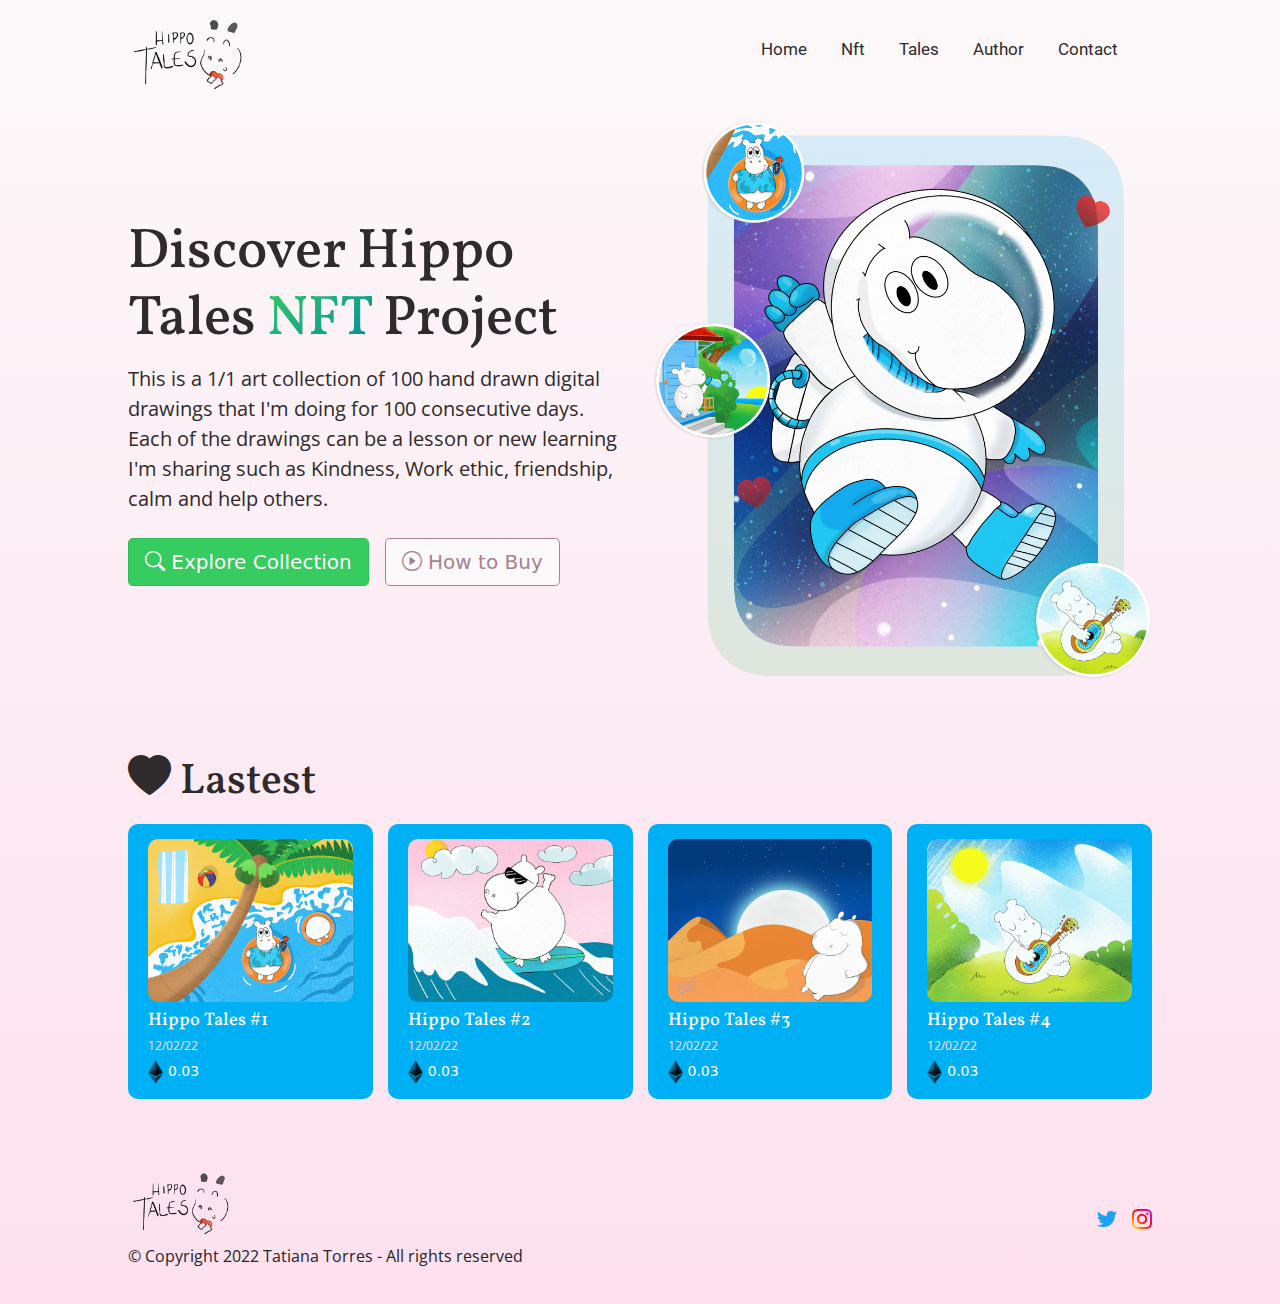
<file: index.html>
<!DOCTYPE html>
<html lang="en">
<head>


    <meta charset="UTF-8">
    <meta http-equiv="X-UA-Compatible" content="IE=edge">
    <meta name="viewport" content="width=device-width, initial-scale=1.0">
    <title>Discover Hippo Tales NFT Project - Tatiana Torres</title>
    
    <!-- Animate CSS -->
    <link rel="stylesheet" href="https://cdnjs.cloudflare.com/ajax/libs/animate.css/4.1.1/animate.min.css"/>
     
    <!-- Bootstrap CSS -->
    <link href="css/bootstrap.min.css" rel="stylesheet">
    <link rel="stylesheet" href="css/bootstrap-icons-1.8.1/bootstrap-icons.css">

    <!-- CSS Propio -->
    <link rel="stylesheet" href="styles/style.css">
    


</head>


<body>
    

<!-- Contenedor principal GRID -->
<div class="container-hippo">



  <!-- Aca Inicia Header FLEXBOX -->
  <header>
    

    <div class="logo">
      <a href="index.html"><img src="img/ht-logo.png"/></a>
    </div>



    <!--Este es el MENU-->
    <div class="menu">

      <ul>
        <li><a href="index.html">Home</a></li>
        <li><a href="pages/nft.html">Nft</a>
        <li><a href="pages/tales.html">Tales</a></li>
        <li><a href="pages/author.html">Author</a></li>
        <li><a href="pages/contact.html">Contact</a></li>
      </ul>

    </div>
    <!-- Finaliza el Menu -->




  </header>
  <!-- Aca Finaliza Header FLEXBOX -->





  <!-- Aca Inicia el HERO HOME FLEXBOX -->
  <section class="hero__home">

    <div class="hero__image animate__animated animate__fadeInRight">
      <img src="img/hippotales-heroimage.png">
    </div>

    <div class="hero__content">

      <h1 class="animate__animated animate__fadeInDown">Discover Hippo Tales <span class="hero__content--nft">NFT</span> Project</h1>
      <p class="animate__animated animate__fadeInUp">This is a 1/1 art collection of 100 hand drawn digital drawings that I'm doing for 100 consecutive days. Each of the drawings can be a lesson or new learning I'm sharing such as Kindness, Work ethic, friendship, calm and help others.</p>


      <!-- Botones de Bootstrap -->
      <div class="d-grid mt-4 gap-2 d-sm-flex justify-content-sm-center d-lg-flex justify-content-lg-start  animate__animated animate__fadeInUp">
        <a class="btn btn-ht1 btn-lg me-md-2" href="https://opensea.io/collection/hippotales" target="_blank" role="button"><i class="bi bi-search"></i> Explore Collection</a>
        <button class="btn btn-ht2 btn-lg" type="button"><i class="bi bi-play-circle"></i> How to Buy</button>
      </div>


    </div>


  </section>




  

  <!-- Aca Inicia el MAIN donde estan las CARDS de HT Flexbox -->
  <main>

    <h2><i class="bi bi-heart-fill"></i> Lastest</h2>
  
    <div class="card-container">
      
      <div class="item-card">
        <img src="img/cards/hippotales-1.png"/>
        <h3>Hippo Tales #1</h3>
        <p>12/02/22</p>
        <div class="eth-price">
          <img src="img/eth-logo.png"/>
          <span class="price-card">0.03</span>
        </div>      
      </div>


      <div class="item-card">
        <img src="img/cards/hippotales-2.png"/>
        <h3>Hippo Tales #2</h3>
        <p>12/02/22</p>   
        <div class="eth-price">
          <img src="img/eth-logo.png"/>
          <span class="price-card">0.03</span>
        </div>      
      </div>



      <div class="item-card">
        <img src="img/cards/hippotales-3.png"/>
        <h3>Hippo Tales #3</h3>
        <p>12/02/22</p>  
        <div class="eth-price">
          <img src="img/eth-logo.png"/>
          <span class="price-card">0.03</span>
        </div>       
      </div>


      <div class="item-card">
        <img src="img/cards/hippotales-4.gif"/>
        <h3>Hippo Tales #4</h3>
        <p>12/02/22</p>   
        <div class="eth-price">
          <img src="img/eth-logo.png"/>
          <span class="price-card">0.03</span>
        </div>      
      </div>



    </div>


  </main>
  <!-- Aca Finalizan las cards -->




  <!-- Aca inicia el Footer -->
  <footer>

    <div class="footer__content">
      <img src="img/ht-logo.png"/>
      <p>© Copyright 2022 Tatiana Torres - All rights reserved</p>
    </div>




    <div class="social-media">

      <ul>
        <li><img src="img/social/twitter.png"/></li>
        <li><img src="img/social/instagram.png"/></li>
      </ul>
    
    </div>
    




  </footer>



</div>  





  <!-- Bootstrap JS -->
  <script src="js/bootstrap.min.js"></script>



</body>
</html>
</file>
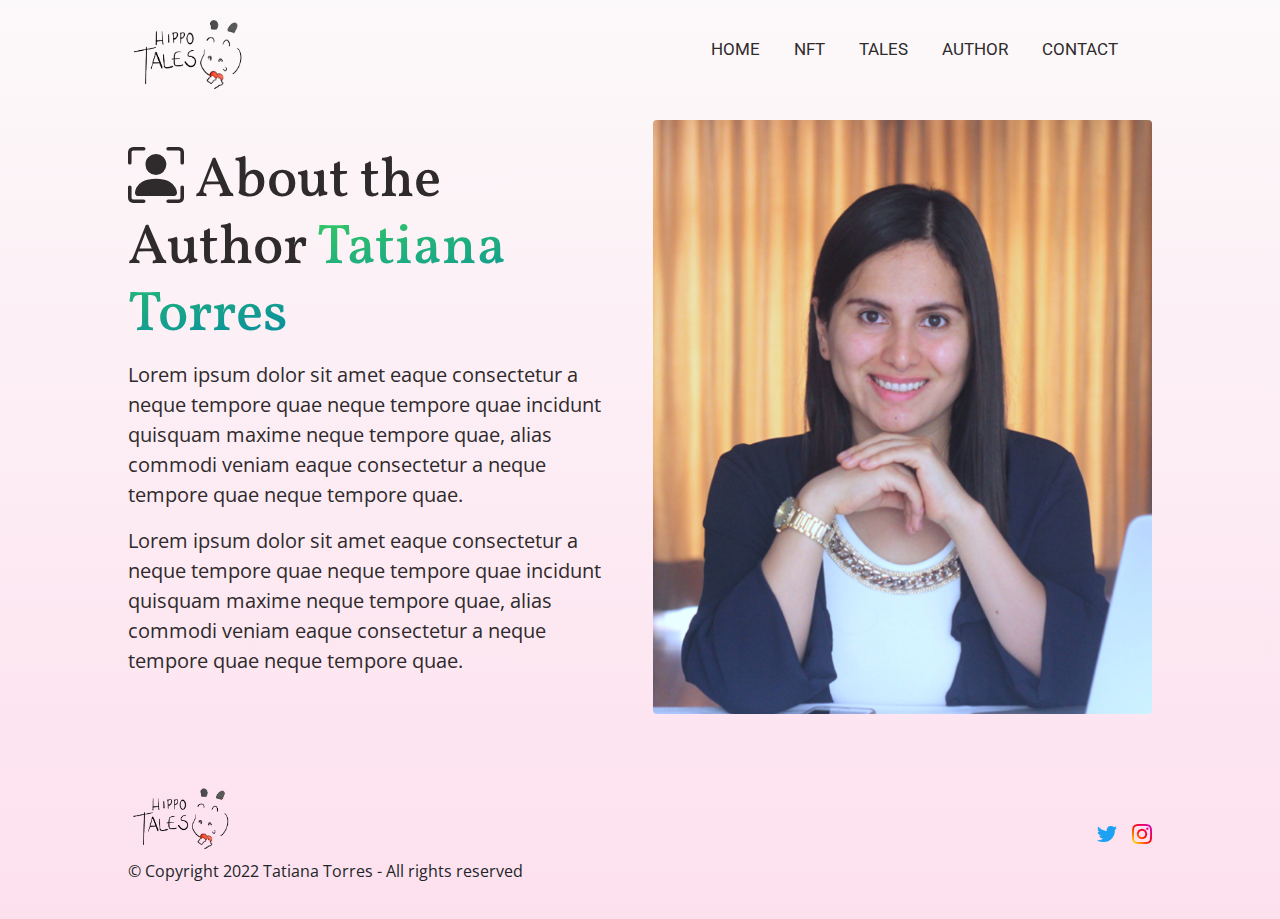
<file: pages/author.html>
<!DOCTYPE html>
<html lang="en">
<head>
    <meta charset="UTF-8">
    <meta http-equiv="X-UA-Compatible" content="IE=edge">
    <meta name="viewport" content="width=device-width, initial-scale=1.0">
    <title>About the Author</title>
    <link rel="stylesheet" href="../styles/style.css">

    <!-- Animate CSS -->
    <link rel="stylesheet" href="https://cdnjs.cloudflare.com/ajax/libs/animate.css/4.1.1/animate.min.css"/>
     
    <!-- Bootstrap CSS -->
    <link href="../css/bootstrap.min.css" rel="stylesheet">
    <link rel="stylesheet" href="../css/bootstrap-icons-1.8.1/bootstrap-icons.css">
    

</head>


<body>
    

<!-- Contenedor principal GRID -->
<div class="container-hippo">





  <!-- Aca Inicia Header FLEXBOX -->
  <header>

    <div class="logo">
      <a href="../index.html"><img src="../img/ht-logo.png"/></a>
    </div>

    <!--Este es el MENU-->
    <div class="menu">

      <ul>
        <li><a href="../index.html">HOME</a></li>
        <li><a href="../pages/nft.html">NFT</a>
        <li><a href="../pages/tales.html">TALES</a></li>
        <li><a href="../pages/author.html">AUTHOR</a></li>
        <li><a href="../pages/contact.html">CONTACT</a></li>
      </ul>
    </div>


  </header>






  <!-- Aca Inicia el HERO AUTHOR FLEXBOX -->
  <section class="hero__home--author">

    <div class="hero__image--author">
       
        <img src="../img/author-tatiana.png" class="img-fluid rounded" alt="...">
       



    </div>

    <div class="hero__content--author">

      <h1><i class="bi bi-person-bounding-box"></i> About the Author <span class="hero__content--nft">Tatiana Torres</span></h1>
      
      
      <p>Lorem ipsum dolor sit amet eaque consectetur a neque tempore quae neque tempore quae incidunt quisquam maxime neque tempore quae, alias commodi veniam eaque consectetur a neque tempore quae neque tempore quae.
      </p>

      <p>Lorem ipsum dolor sit amet eaque consectetur a neque tempore quae neque tempore quae incidunt quisquam maxime neque tempore quae, alias commodi veniam eaque consectetur a neque tempore quae neque tempore quae.
      </p>



    </div>


  </section>



 




  <!-- Aca inicia el Footer -->
  <footer>

    <div class="footer__content">
      <img src="../img/ht-logo.png"/>
      <p>© Copyright 2022 Tatiana Torres - All rights reserved</p>
    </div>




    <div class="social-media">

      <ul>
        <li><img src="../img/social/twitter.png"/></li>
        <li><img src="../img/social/instagram.png"/></li>
      </ul>
    
    </div>
    




  </footer>




</div>  







  <!-- Bootstrap JS -->
  <script src="../js/bootstrap.min.js"></script>








</body>
</html>
</file>
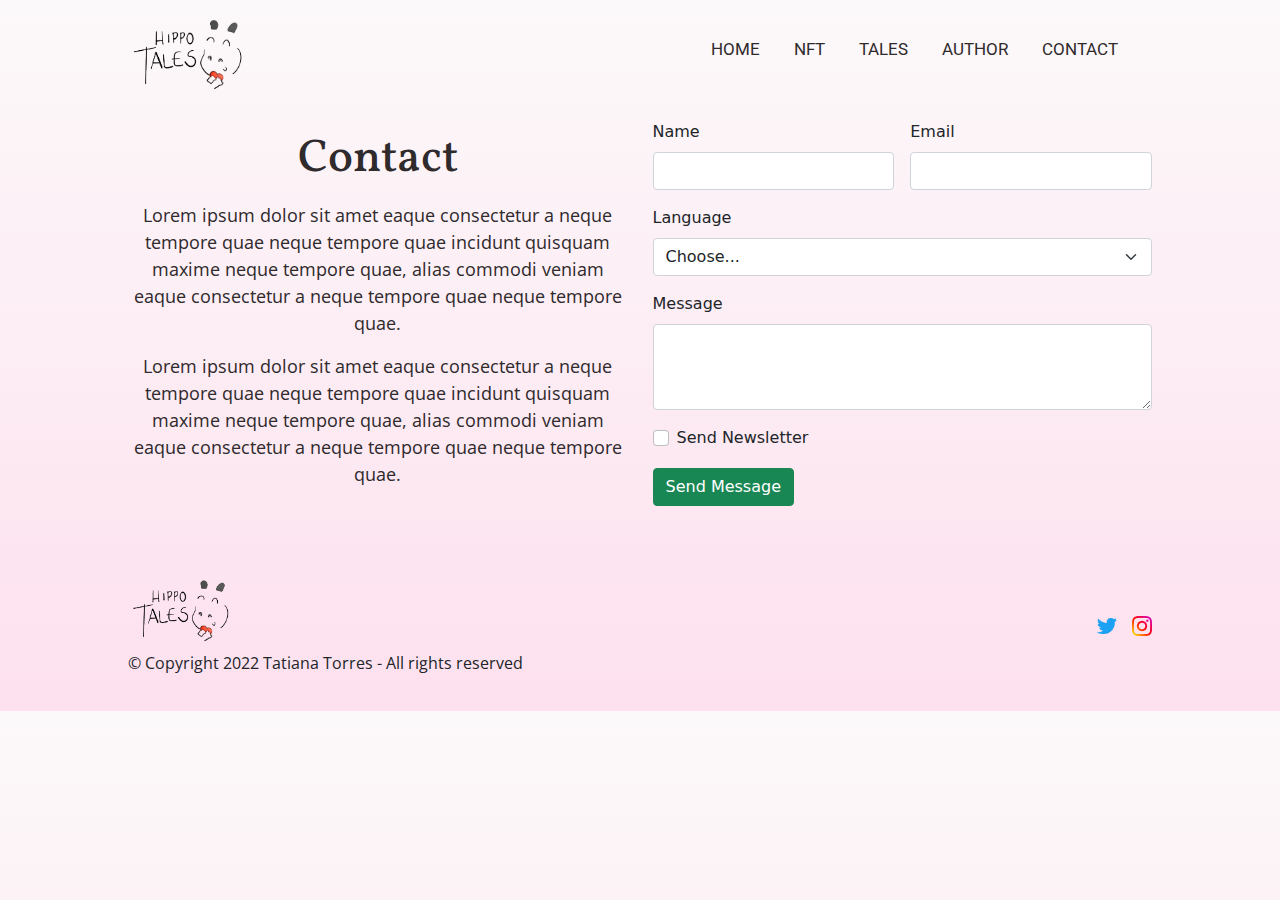
<file: pages/contact.html>
<!DOCTYPE html>
<html lang="en">
<head>
    <meta charset="UTF-8">
    <meta http-equiv="X-UA-Compatible" content="IE=edge">
    <meta name="viewport" content="width=device-width, initial-scale=1.0">
    <title>Contact</title>
    <link rel="stylesheet" href="../styles/style.css">


    <!-- Animate CSS -->
    <link rel="stylesheet" href="https://cdnjs.cloudflare.com/ajax/libs/animate.css/4.1.1/animate.min.css"/>
     
    <!-- Bootstrap CSS -->
    <link href="../css/bootstrap.min.css" rel="stylesheet">
    <link rel="stylesheet" href="../css/bootstrap-icons-1.8.1/bootstrap-icons.css">
    

    

</head>


<body>
    



<!-- Contenedor principal GRID -->

<div class="container-hippo">



  <!-- Aca Inicia Header FLEXBOX -->
  <header>

    <div class="logo">
      <a href="../index.html"><img src="../img/ht-logo.png"/></a>
    </div>

    <!--Este es el MENU-->
    <div class="menu">

      <ul>
        <li><a href="../index.html">HOME</a></li>
        <li><a href="../pages/nft.html">NFT</a>
        <li><a href="../pages/tales.html">TALES</a></li>
        <li><a href="../pages/author.html">AUTHOR</a></li>
        <li><a href="../pages/contact.html">CONTACT</a></li>
      </ul>
    </div>


  </header>





  <!-- Aca Inicia el HERO AUTHOR FLEXBOX -->
  <section class="hero__home--contact">


    <div class="hero__content-contact--info">

      <h1>Contact</h1>
      
      
      <p>Lorem ipsum dolor sit amet eaque consectetur a neque tempore quae neque tempore quae incidunt quisquam maxime neque tempore quae, alias commodi veniam eaque consectetur a neque tempore quae neque tempore quae.
      </p>

      <p>Lorem ipsum dolor sit amet eaque consectetur a neque tempore quae neque tempore quae incidunt quisquam maxime neque tempore quae, alias commodi veniam eaque consectetur a neque tempore quae neque tempore quae.
      </p>



    </div>


    <div class="hero__contact--form">



            <!-- Formulario Contacto Bootstrap -->
            <form class="row g-3">

          
              <div class="col-6">
                <label for="inputName" class="form-label">Name</label>
                <input type="text" class="form-control" id="inputName">
              </div>

              <div class="col-6">
                <label for="inputEmail4" class="form-label">Email</label>
                <input type="email" class="form-control" id="inputEmail4">
              </div>

              
              <div class="col-12">
                <label for="inputState" class="form-label">Language</label>
                <select id="inputState" class="form-select">
                  <option selected>Choose...</option>
                  <option>English</option>
                  <option>Spanish</option>
                  <option>Japanese</option>
                </select>
              </div>

              <div class="col-12">
                <label for="exampleFormControlTextarea1" class="form-label">Message</label>
                <textarea class="form-control" id="exampleFormControlTextarea1" rows="3"></textarea>
              </div>


              
              <div class="col-12">
                <div class="form-check">
                  <input class="form-check-input" type="checkbox" id="gridCheck">
                  <label class="form-check-label" for="gridCheck">
                    Send Newsletter
                  </label>
                </div>
              </div>
              <div class="col-12">
                <button type="submit" class="btn btn-success">Send Message</button>
              </div>
            </form>




     </div>


  </section>



 




  <!-- Aca inicia el Footer -->
  <footer>

    <div class="footer__content">
      <img src="../img/ht-logo.png"/>
      <p>© Copyright 2022 Tatiana Torres - All rights reserved</p>
    </div>




    <div class="social-media">

      <ul>
        <li><img src="../img/social/twitter.png"/></li>
        <li><img src="../img/social/instagram.png"/></li>
      </ul>
    
    </div>
    




  </footer>




</div>  





  <!-- Bootstrap JS -->
  <script src="../js/bootstrap.min.js"></script>






</body>
</html>
</file>
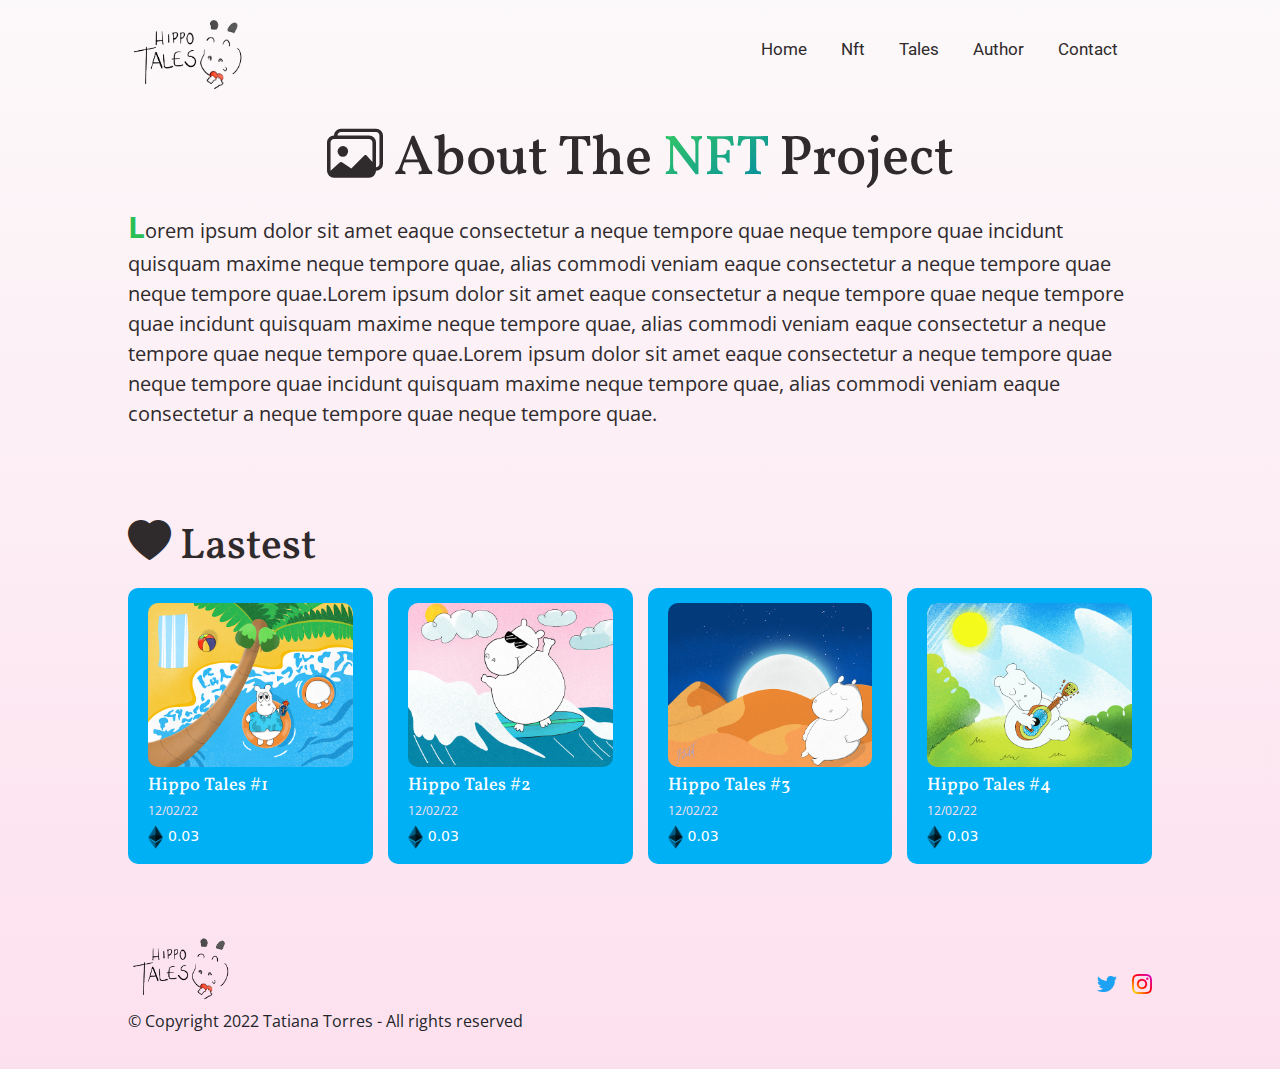
<file: pages/nft.html>
<!DOCTYPE html>
<html lang="en">
<head>
    <meta charset="UTF-8">
    <meta http-equiv="X-UA-Compatible" content="IE=edge">
    <meta name="viewport" content="width=device-width, initial-scale=1.0">
    <title>About NFT Project NEW</title>
    <link rel="stylesheet" href="../styles/style.css">
    
      <!-- Animate CSS -->
      <link rel="stylesheet" href="https://cdnjs.cloudflare.com/ajax/libs/animate.css/4.1.1/animate.min.css"/>
     
      <!-- Bootstrap CSS -->
      <link href="../css/bootstrap.min.css" rel="stylesheet">
      <link rel="stylesheet" href="../css/bootstrap-icons-1.8.1/bootstrap-icons.css">


</head>


<body>
    

<!-- Contenedor principal GRID -->
<div class="container-hippo">





  <!-- Aca Inicia Header FLEXBOX -->
  <header>

    <div class="logo">
      <a href="../index.html"><img src="../img/ht-logo.png"/></a>
    </div>

    <!--Este es el MENU-->
    <div class="menu">

      <ul>
        <li><a href="../index.html">Home</a></li>
        <li><a href="../pages/nft.html">Nft</a>
        <li><a href="../pages/tales.html">Tales</a></li>
        <li><a href="../pages/author.html">Author</a></li>
        <li><a href="../pages/contact.html">Contact</a></li>
      </ul>

    </div>
    <!-- Finaliza el Menu -->


  </header>






  <!-- Aca Inicia el HERO ABOUT NFT FLEXBOX -->
  <section class="hero__home--about--nft">

    <div class="hero__content--about--nft">

      <h1><i class="bi bi-images"></i> About The <span class="hero__content--nft">NFT</span> Project</h1>
      
      
      <p>Lorem ipsum dolor sit amet eaque consectetur a neque tempore quae neque tempore quae incidunt quisquam maxime neque tempore quae, alias commodi veniam eaque consectetur a neque tempore quae neque tempore quae.Lorem ipsum dolor sit amet eaque consectetur a neque tempore quae neque tempore quae incidunt quisquam maxime neque tempore quae, alias commodi veniam eaque consectetur a neque tempore quae neque tempore quae.Lorem ipsum dolor sit amet eaque consectetur a neque tempore quae neque tempore quae incidunt quisquam maxime neque tempore quae, alias commodi veniam eaque consectetur a neque tempore quae neque tempore quae.
      </p>




    </div>


  </section>




  

  <!-- Aca Inicia el MAIN ABOUT NFT donde estan las CARDS de HT Flexbox -->
  

  <main>

    <h2><i class="bi bi-heart-fill"></i> Lastest</h2>
  

    <div class="card-container">
      
      <div class="item-card">
        <img src="../img/cards/hippotales-1.png"/>
        <h3>Hippo Tales #1</h3>
        <p>12/02/22</p>
        <div class="eth-price">
          <img src="../img/eth-logo.png"/>
          <span class="price-card">0.03</span>
        </div>      
      </div>


      <div class="item-card">
        <img src="../img/cards/hippotales-2.png"/>
        <h3>Hippo Tales #2</h3>
        <p>12/02/22</p>   
        <div class="eth-price">
          <img src="../img/eth-logo.png"/>
          <span class="price-card">0.03</span>
        </div>      
      </div>



      <div class="item-card">
        <img src="../img/cards/hippotales-3.png"/>
        <h3>Hippo Tales #3</h3>
        <p>12/02/22</p>  
        <div class="eth-price">
          <img src="../img/eth-logo.png"/>
          <span class="price-card">0.03</span>
        </div>       
      </div>


      <div class="item-card">
        <img src="../img/cards/hippotales-4.gif"/>
        <h3>Hippo Tales #4</h3>
        <p>12/02/22</p>   
        <div class="eth-price">
          <img src="../img/eth-logo.png"/>
          <span class="price-card">0.03</span>
        </div>      
      </div>



    </div>


  </main>

 




  <!-- Aca inicia el Footer -->
  <footer>

    <div class="footer__content">
      <img src="../img/ht-logo.png"/>
      <p>© Copyright 2022 Tatiana Torres - All rights reserved</p>
    </div>




    <div class="social-media">

      <ul>
        <li><img src="../img/social/twitter.png"/></li>
        <li><img src="../img/social/instagram.png"/></li>
      </ul>
    
    </div>
    




  </footer>




</div>  










  <!-- Bootstrap JS -->
  <script src="../js/bootstrap.min.js"></script>




</body>
</html>
</file>
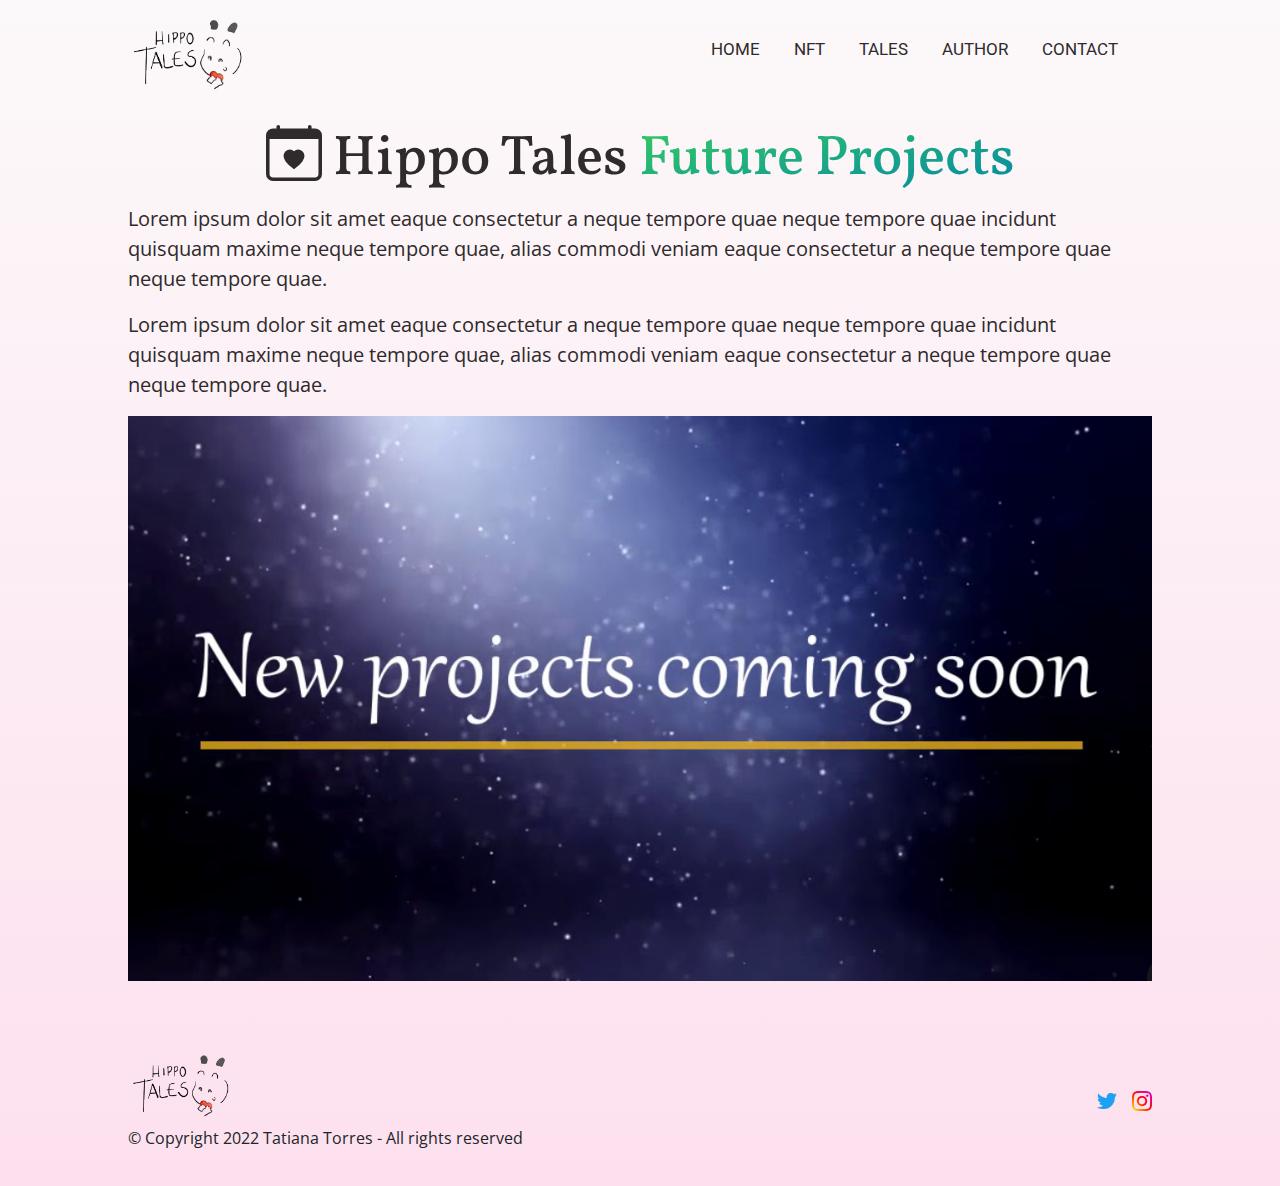
<file: pages/tales.html>
<!DOCTYPE html>
<html lang="en">
<head>
    <meta charset="UTF-8">
    <meta http-equiv="X-UA-Compatible" content="IE=edge">
    <meta name="viewport" content="width=device-width, initial-scale=1.0">
    <title>Hipo Tales Future Projects</title>
    <link rel="stylesheet" href="../styles/style.css">
    

      <!-- Animate CSS -->
      <link rel="stylesheet" href="https://cdnjs.cloudflare.com/ajax/libs/animate.css/4.1.1/animate.min.css"/>
     
      <!-- Bootstrap CSS -->
      <link href="../css/bootstrap.min.css" rel="stylesheet">
      <link rel="stylesheet" href="../css/bootstrap-icons-1.8.1/bootstrap-icons.css">


</head>


<body>
    

<!-- Contenedor principal GRID -->
<div class="container-hippo">





  <!-- Aca Inicia Header FLEXBOX -->
  <header>

    <div class="logo">
      <a href="../index.html"><img src="../img/ht-logo.png"/></a>
    </div>

    <!--Este es el MENU-->
    <div class="menu">

      <ul>
        <li><a href="../index.html">HOME</a></li>
        <li><a href="../pages/nft.html">NFT</a>
        <li><a href="../pages/tales.html">TALES</a></li>
        <li><a href="../pages/author.html">AUTHOR</a></li>
        <li><a href="../pages/contact.html">CONTACT</a></li>
      </ul>
    </div>


  </header>






  <!-- Aca Inicia el HERO TALES FLEXBOX -->
  <section class="hero__home--future--projects">

    <div class="hero__content--future--projects">

      <h1><i class="bi bi-calendar-heart"></i> Hippo Tales <span class="hero__content--nft">Future Projects</span></h1>
      
      
      <p>Lorem ipsum dolor sit amet eaque consectetur a neque tempore quae neque tempore quae incidunt quisquam maxime neque tempore quae, alias commodi veniam eaque consectetur a neque tempore quae neque tempore quae.
      </p>

      <p>Lorem ipsum dolor sit amet eaque consectetur a neque tempore quae neque tempore quae incidunt quisquam maxime neque tempore quae, alias commodi veniam eaque consectetur a neque tempore quae neque tempore quae.
      </p>

      <img src="../img/comingsoon.png"/>



    </div>


  </section>




  

 




  <!-- Aca inicia el Footer -->
  <footer>

    <div class="footer__content">
      <img src="../img/ht-logo.png"/>
      <p>© Copyright 2022 Tatiana Torres - All rights reserved</p>
    </div>




    <div class="social-media">

      <ul>
        <li><img src="../img/social/twitter.png"/></li>
        <li><img src="../img/social/instagram.png"/></li>
      </ul>
    
    </div>
    




  </footer>




</div>  










  <!-- Bootstrap JS -->
  <script src="../js/bootstrap.min.js"></script>



</body>
</html>
</file>
<file: styles/style.css>
/* Fuentes Externas */
@import url('https://fonts.googleapis.com/css2?family=Vollkorn:wght@800&display=swap');
@import url('https://fonts.googleapis.com/css2?family=Open+Sans:wght@300&display=swap');
@import url('https://fonts.googleapis.com/css2?family=Roboto:wght@500&display=swap');




/* Estilos Generales Mobile First*/

body{
background:linear-gradient(#FCF9FA, #FDE0EE);
margin: 0px;
padding: 0px;
}



.container-hippo{ 
  display:grid;
  grid-template-columns: 100%;
  grid-template-rows: auto auto auto auto;
  grid-template-areas: "header" "hero" "main" "footer";
}


/* Botones para clases de Bootstrap */
.btn-ht1{
  background-color: #36CC60;
  border: 1px solid #2abe54;
  color:#fff;
}

.btn-ht1:hover{
  background-color: #50ee7d;
 
 
}


.btn-ht2{
  background-color: #FCF9FA;
  border: 1px solid #a78094;
  color:#a78094;
}

.btn-ht2:hover{
  background-color: #FCE0EE;
  border: 1px solid #a7939b;
  
}


/* Header Mobile */

header{
  grid-area:header;
  display: flex;
  flex-direction: column;
  justify-content: space-around;
  animation: animacion--header 1s ease 0s 1 normal forwards;
}  

@keyframes animacion--header {
  0% {
    opacity: 0;
    transform: translateY(-50px);
  }

  100% {
    opacity: 1;
    transform: translateY(0);
  }
}





.logo{
  align-self: center;
  margin-top: 15px;
}


.logo img {
  height: 90px;
}



.menu{
  padding: 1em;
  font-family: "roboto", sans-serif;
  font-size: 17px;
  -webkit-font-smoothing: antialiased;
  -moz-osx-font-smoothing: grayscale;

}

.menu ul{
  list-style: none;
  padding: 0;
  margin: 0;
  display: flex;
  justify-content: center;
  flex-wrap: wrap;
}



.menu li a {

  color: #2F2A2C;
  display: block;
  text-decoration: none;
  padding: .5em 1em;
  font-family:"roboto", sans-serif;
  
}


.menu li a:hover{
  background: #07ad33;
  color: white;
  border-radius: 7px;
}








/* Hero Mobile */

.hero__home , .hero__home--author , .hero__home--about--nft , .hero__home--future--projects , .hero__home--contact {
  grid-area:hero;
  text-align: center;
  margin: 20px auto 0 auto;
  width: 90%;
 
}

.hero__image , .hero__image--author{
  display: block;
}


.hero__image img , .hero__image--author img , .hero__content--future--projects img{
  width: 100%;
  
}

.hero__content , .hero__content--author , .hero__content--about--nft , .hero__content--future--projects , .hero__content-contact--info{
  display: block;
}

.hero__contact--form{
  display: block;
  text-align: left;
  
}


.hero__content h1 , .hero__content--author h1 , .hero__content--about--nft h1 , .hero__content--future--projects h1 , .hero__content-contact--info h1{
  color:#2F2A2C;
  font-family: 'Vollkorn', serif;
  font-size: 46px;
  margin-bottom: 0px;
  margin-top: 10px;
 
}

.hero__content--nft{
  background: #36CC60;
  background: -webkit-linear-gradient(to bottom right, #36CC60 0%, #0085A9 100%);
  background: -moz-linear-gradient(to bottom right, #36CC60 0%, #0085A9 100%);
  background: linear-gradient(to bottom right, #36CC60 0%, #0085A9 100%);
  -webkit-background-clip: text;
  -webkit-text-fill-color: transparent;
}


.hero__content p , .hero__content--author p , .hero__content--about--nft p , .hero__content--future--projects p , .hero__content-contact--info p{
  color: #2F2A2C;
  font-size: 18px;
  font-family: 'Open Sans', sans-serif;
  margin-top: 15px;

}




/* Main Mobile Flexbox (cards)*/

main{
  grid-area: main;
  width: 80%;
  margin: 30px auto 0 auto;
  
}

main h2{
  color:#2F2A2C;
  font-family: 'Vollkorn', serif;
  font-size: 36px;
  margin-bottom: 0px;
  margin-top: 10px;
}

.card-container{
  display:flex;
  flex-direction: column;
}

.item-card{
  background-color: #00B0F5;
  padding:15px 20px 15px 20px;
  border-radius: 10px;
  margin-top: 15px;
  flex-grow: 1;
}

.item-card img{
  width: 100%;
  border-radius: 10px;
}


.item-card h3{
  font-family: 'Vollkorn', serif;
  font-size: 18px;
  text-align: left;
  margin-bottom: 5px;
  margin-top: 8px;
  overflow: visible;
  color: #fff;
}


.item-card p{
    font-family: 'Open Sans', sans-serif;
    font-size: 12px;
    text-align: left;
    margin-top: 5px;
    color: #FCE0EE;
    margin-bottom: 5px;
}

.eth-price{
  display: flex;
  justify-content: flex-start;
  flex-direction: row;
  align-items: center;
 
}

.eth-price img{
  width: 15px;
  height: fit-content;

 
}

.price-card{
  color: #ffffff;
  font-size: 14px;
  padding-left: 5px;
  

}



/* Footer Mobile */

footer{
  grid-area: footer;
  display: flex;
  flex-direction: column;
  align-items: center;
  align-content: center;
  width: 80%;
  margin: 20px auto 10px auto;
}

.footer__content{
 flex-grow: 1;
 text-align: center;
}

.footer__content img{
  height: 70px;
  
}

.footer__content p{
  font-family: 'Open Sans', sans-serif;
}


.social-media{

  flex-grow: 1;
  text-align: center;
  
}

.social-media ul{
  list-style: none;
  padding: 0px;


}

.social-media ul li{
  display: inline-block;

}

.social-media ul li img{
  width: 30px;

}



/* MEDIA QUERIES */

/* TABLETS & IPADS */
@media only screen and (min-width: 768px){


  /* Hero TABLETS */

  .hero__image img , .hero__image--author img{
    width: 60%;
    
  }

  .bt__hero {
    font-size:20px;
    
  }


  /* Main TABLET Flexbox (cards)*/
  
  main{
    grid-area: main;
    width: 90%;
    margin: 30px auto 0 auto;
    
  }

 

  main h2{
    color:#2F2A2C;
    font-family: 'Vollkorn', serif;
    font-size: 36px;
    margin-bottom: 0px;
    margin-top: 10px;
    text-align: center;
  }

  .card-container{
    display:flex;
    flex-direction: row;
    column-gap:10px;
  }
 

}








/* DESKTOP */
@media only screen and (min-width: 1024px){


  .container{ 
    display:grid;
    grid-template-columns: 50vw 50vw;
    grid-template-rows: auto auto auto auto;
    grid-template-areas: "header header" "hero hero" "main main" "footer footer";
  }
  
  

  /* Header DESKTOP */

  header{
    flex-direction: row;
    justify-content: space-between;
    width: 80%;
    margin: 0 auto 0 auto;
    
  }  



  .logo img {
    height: 85px;
    align-self: center;
  }



  .menu{
    align-self: center;
   
  }





  /* Hero DESKTOP Flexbox */

  .hero__home , .hero__home--author , .hero__home--about--nft , .hero__home--future--projects , .hero__home--contact{
    width: 80%;
    display: flex;
    flex-direction: row;
    justify-content: space-between;
    column-gap: 25px;
    margin-top: 20px;
  
  }

  .hero__image , .hero__image--author{
    order:2;
    align-self: center;
    flex-grow: 1;
    flex-basis: 0;
    
  }

  .hero__contact--form{
    order:2;
    align-self: center;
    flex-grow: 1;
    flex-basis: 0;
  }



  .hero__image img , .hero__image--author img , .hero__content--future--projects img{
    width: 100%;
    
  }

  .hero__content , .hero__content--author , .hero__content--future--projects , .hero__content-contact--info{
    order:1;
    align-self: center;
    flex-grow: 1;
    flex-basis: 0;
  }


  .hero__content h1 , .hero__content--author h1  {
    font-size: 56px;
    margin-bottom: 0px;
    margin-top: 5px;
    text-align: left;
  
  }


  .hero__content--about--nft h1 , .hero__content--future--projects h1 {
    font-size: 56px;
    margin-bottom: 0px;
    margin-top: 5px;
    text-align: center;
  }



  .hero__content p , .hero__content--author p , .hero__home--about--nft p , .hero__content--future--projects p{
    color: #2F2A2C;
    font-size: 20px;
    font-family: 'Open Sans', sans-serif;
    margin-top: 10px;
    text-align: left;

  }


  .hero__home--about--nft p:first-letter{
    color: #2abe54;
    font-weight: bold;
    font-size: 1.5em;
  }


  .bt__hero {
    font-size:19px;
    padding:15px 25px;
    margin-top: 25px;
    display: block;
    text-align: center;
    width: 170px;
  }






  /* Main DESKETOP Flexbox (cards)*/
  
  main{
    grid-area: main;
    width: 80%;
    margin: 65px auto 0 auto;
    
  }

 

  main h2{
    color:#2F2A2C;
    font-family: 'Vollkorn', serif;
    font-size: 43px;
    margin-bottom: 0px;
    margin-top: 10px;
    text-align: left;
  }

  .card-container{
    display:flex;
    flex-direction: row;
    column-gap:15px;
  }



  /* Footer DESKTOP */

  footer{
    grid-area: footer;
    display: flex;
    flex-direction: row;
    justify-content: space-between;
    width: 80%;
    margin: 70px auto 20px auto;
  }

  .footer__content{
    text-align: left;
  }

  .footer__content img{
    height: 75px;
    margin-bottom: 0px;
    
  }

  .footer__content p{
    margin-top: 0px;
  }


  .social-media{

    flex-grow: 1;
    text-align: right;
    
  }

  .social-media ul{
    list-style: none;
    padding: 0px;


  }

  .social-media ul li{
    display: inline-block;

  }

  .social-media ul li img{
    width: 30px;
    padding-left: 10px;

  }







}
</file>
